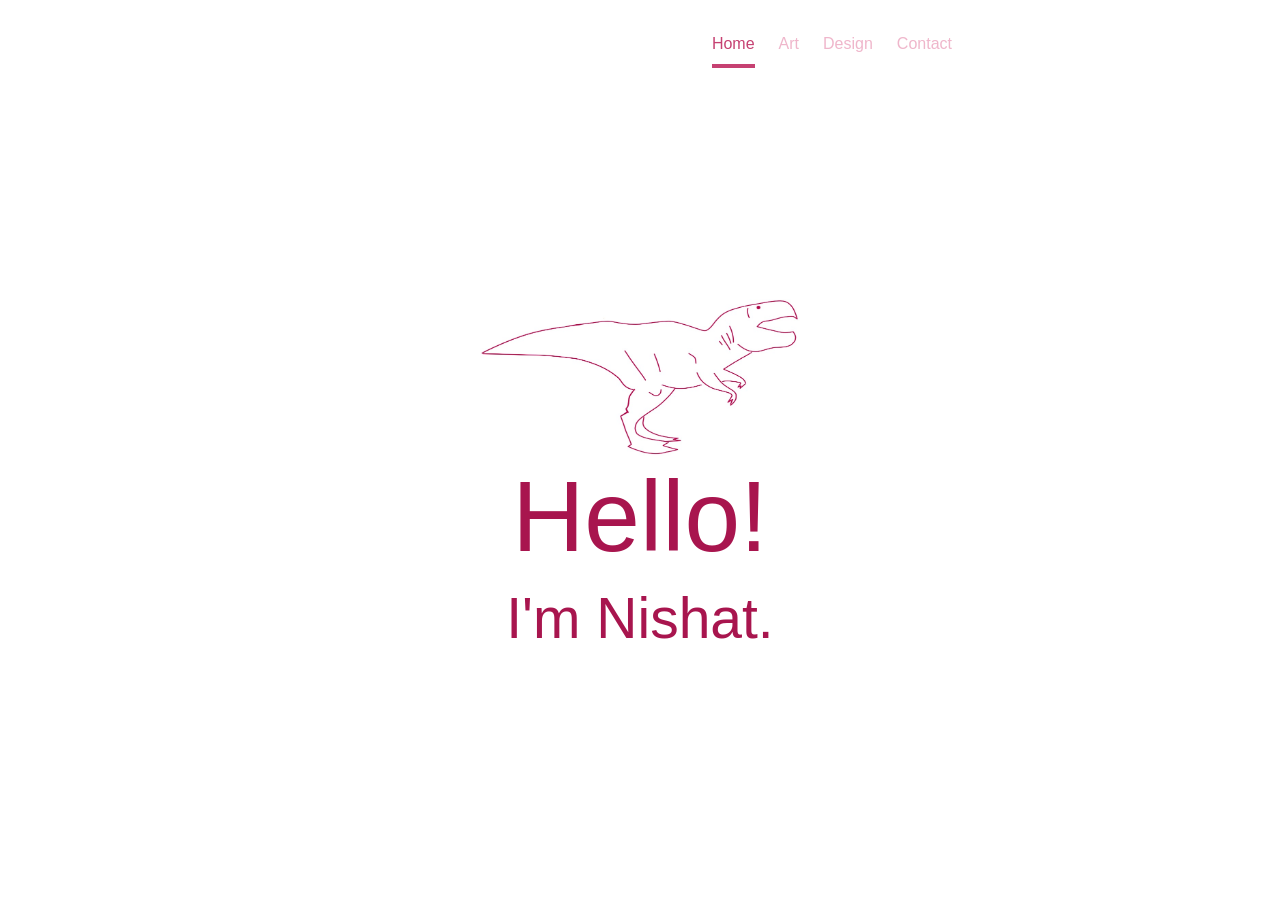
<file: index.html>
<!doctype html>
<html lang="en">
  <head>
    <meta charset="utf-8">
    <meta name="viewport" content="width=device-width, initial-scale=1, shrink-to-fit=no">
    <meta name="description" content="">
    <meta name="author" content="">
    <link rel="icon" href="favicon.ico">

    <title>Nishat Firoj</title>

    <!-- Bootstrap core CSS -->
    <link href="bootstrap.min.css" rel="stylesheet">

    <!-- Custom styles for this template -->
    <link href="cover.css" rel="stylesheet">
  </head>

  <body class="text-center">

    <div class="cover-container d-flex w-100 h-100 p-3 mx-auto flex-column">
      <header class="masthead mb-auto">
        <div class="inner">
          <nav class="nav nav-masthead justify-content-center">
            <a class="nav-link active" href="index.html">Home</a>
            <a class="nav-link" href="art.html">Art</a>
            <a class="nav-link" href="design.html">Design</a>
            <a class="nav-link" href="contact.html">Contact</a>
          </nav>
        </div>
      </header>

      <div>
        <div class = "bottom-left">
          <img src="dino.jpg" alt="dino boi" style="width:50%;">
        </div>

        <main role="main" class="inner cover">
          <h1>Hello!</h1>
          <h2>I'm Nishat.</h2>
        </main>
      </div>

      <footer class="mastfoot mt-auto">
        <div class="inner">
          
        </div>
      </footer>
    </div>


    <!-- Bootstrap core JavaScript
    ================================================== -->
    <!-- Placed at the end of the document so the pages load faster -->
    <script src="https://code.jquery.com/jquery-3.3.1.slim.min.js" integrity="sha384-q8i/X+965DzO0rT7abK41JStQIAqVgRVzpbzo5smXKp4YfRvH+8abtTE1Pi6jizo" crossorigin="anonymous"></script>
    <script>window.jQuery || document.write('<script src="jquery-slim.min.js"><\/script>')</script>
    <script src="popper.min.js"></script>
    <script src="bootstrap.min.js"></script>
  </body>
</html>
</file>
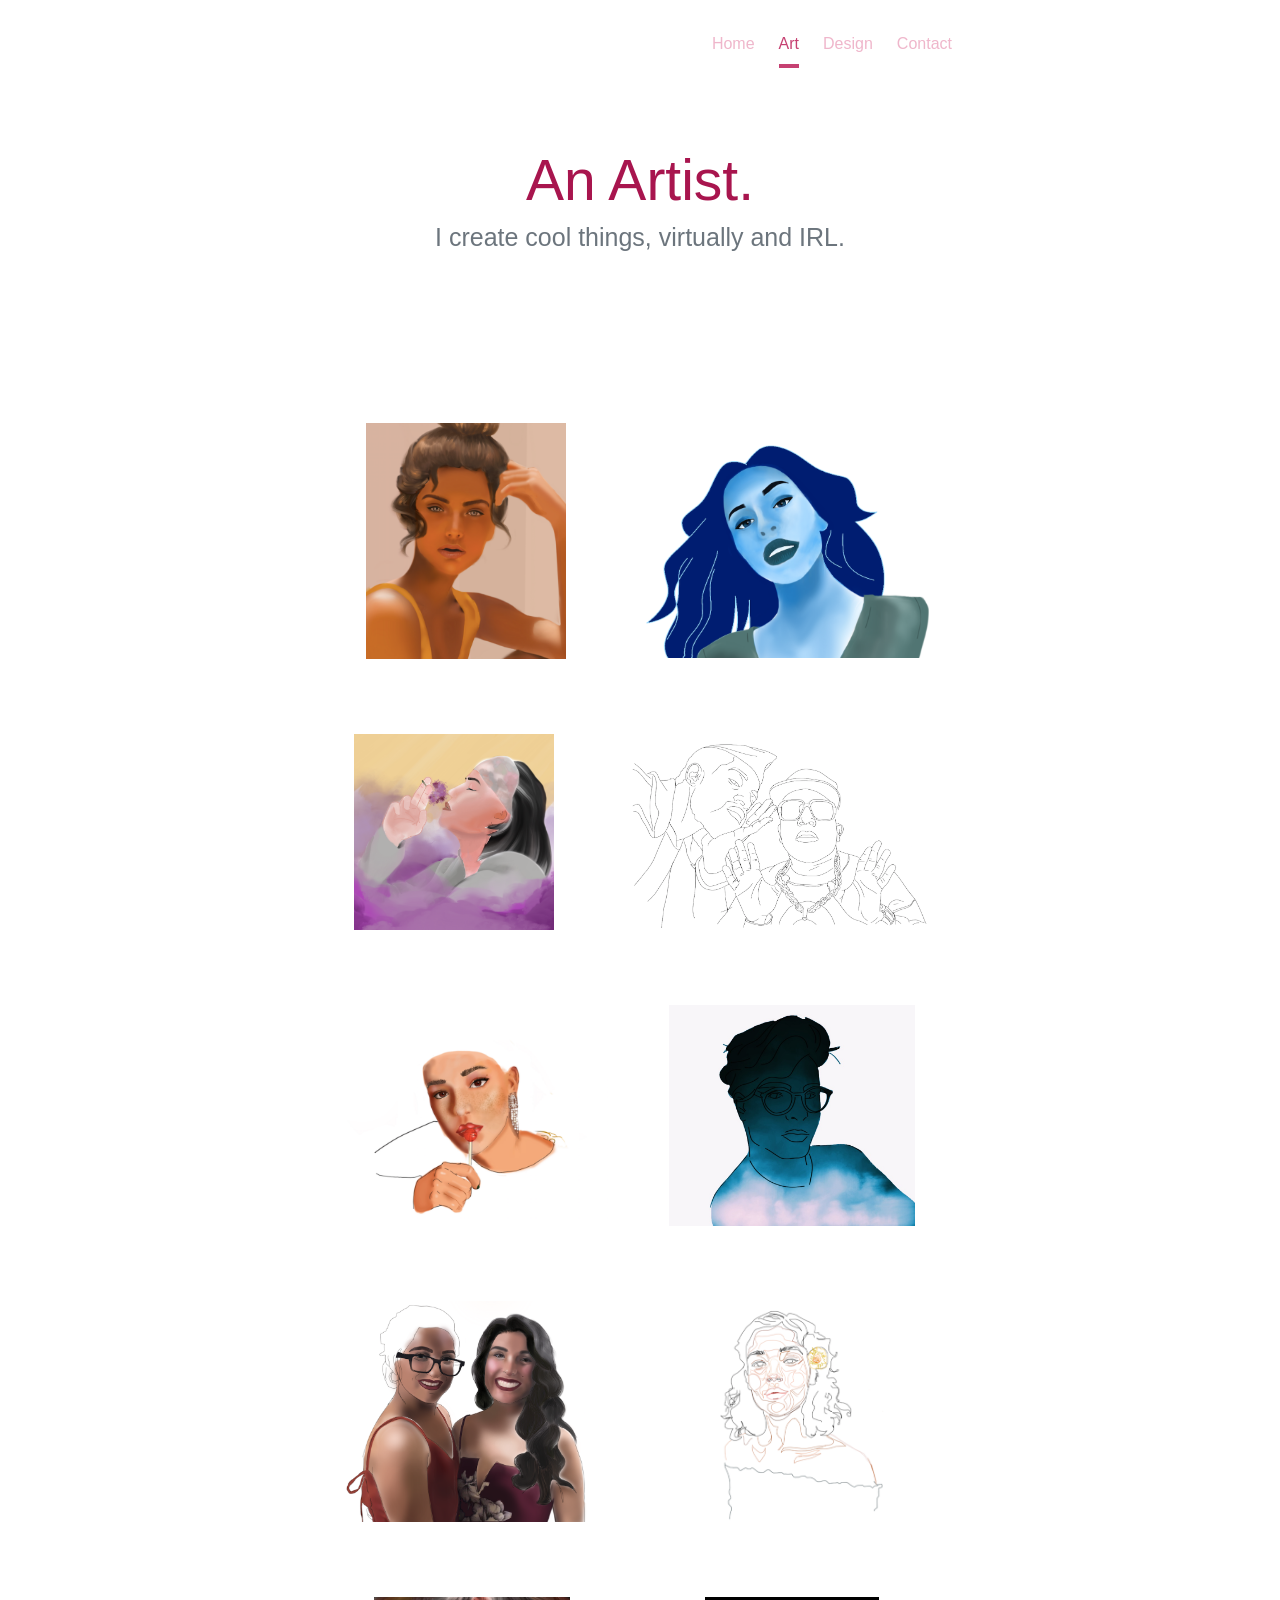
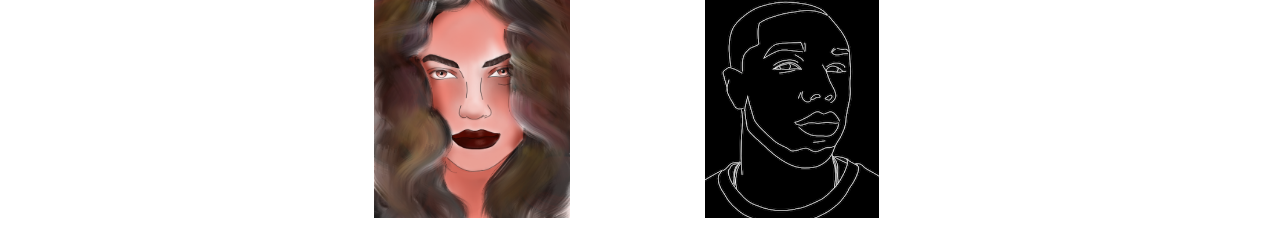
<file: art.html>
<!doctype html>
<html lang="en">
  <head>
    <meta charset="utf-8">
    <meta name="viewport" content="width=device-width, initial-scale=1, shrink-to-fit=no">
    <meta name="description" content="">
    <meta name="author" content="">
    <link rel="icon" href="favicon.ico">

    <title>Nishat Firoj</title>

    <!-- Bootstrap core CSS -->
    <link href="bootstrap.min.css" rel="stylesheet">

    <!-- Custom styles for this template -->
    <link href="art.css" rel="stylesheet">
  </head>

  <body class="text-center">

    <div class="cover-container d-flex w-100 h-100 p-3 mx-auto flex-column">
      <header class="masthead mb-auto">
        <div class="inner">
          <nav class="nav nav-masthead justify-content-center">
            <a class="nav-link" href="index.html">Home</a>
            <a class="nav-link active" href="art.html">Art</a>
            <a class="nav-link" href="design.html">Design</a>
            <a class="nav-link" href="contact.html">Contact</a>
          </nav>
        </div>
      </header>

      <div class="container">
        <h1>An Artist.</h1>
        <h2 class = "text-muted">I create cool things, virtually and IRL.</h2>
        <!-- <h4>asdf</h4> -->
      </div>

      <!-- gallery -->
      <div class="container">
        <div class="row">
          <div class="col-sm">
            <img class="mr-3" src="model.png" alt="Art! Cool." width="200">
          </div>
          <div class="col-sm">
            <img class="mr-3" src="model2.png" alt="Art! Cool." height="235">
          </div>
        </div>
        <div class="row">
          <div class="col-sm">
            <img class="mr-3" src="ryan.png" alt="Art! Cool." width="200">
          </div>
          <div class="col-sm">
            <img class="mr-3" src="outkast.png" alt="Art! Cool." height="194">
          </div>
        </div>
        <div class="row">
          <div class="col-sm">
            <img class="mr-3" src="tashi1.png" alt="Art! Cool." height="221">
          </div>
          <div class="col-sm">
            <img class="mr-3" src="prettyboy.jpg" alt="Art! Cool." height="221">
          </div>
        </div>
        <div class="row">
          <div class="col-sm">
            <img class="mr-3" src="marishit.png" alt="Art! Cool." height="221">
          </div>
          <div class="col-sm">
            <img class="mr-3" src="tashi2.png" alt="Art! Cool." height="221">
          </div>
        </div>
        <div class="row">
          <div class="col-sm">
            <img class="mr-3" src="inanna.png" alt="Art! Cool." height="221">
          </div>
          <div class="col-sm">
            <img class="mr-3" src="mikebj.png" alt="Art! Cool." height="221">
          </div>
        </div>
      </div>


      <footer class="mastfoot mt-auto">
        <div class="inner">
          
        </div>
      </footer>
    </div>


    <!-- Bootstrap core JavaScript
    ================================================== -->
    <!-- Placed at the end of the document so the pages load faster -->
    <script src="https://code.jquery.com/jquery-3.3.1.slim.min.js" integrity="sha384-q8i/X+965DzO0rT7abK41JStQIAqVgRVzpbzo5smXKp4YfRvH+8abtTE1Pi6jizo" crossorigin="anonymous"></script>
    <script>window.jQuery || document.write('<script src="jquery-slim.min.js"><\/script>')</script>
    <script src="popper.min.js"></script>
    <script src="bootstrap.min.js"></script>
  </body>
</html>
</file>
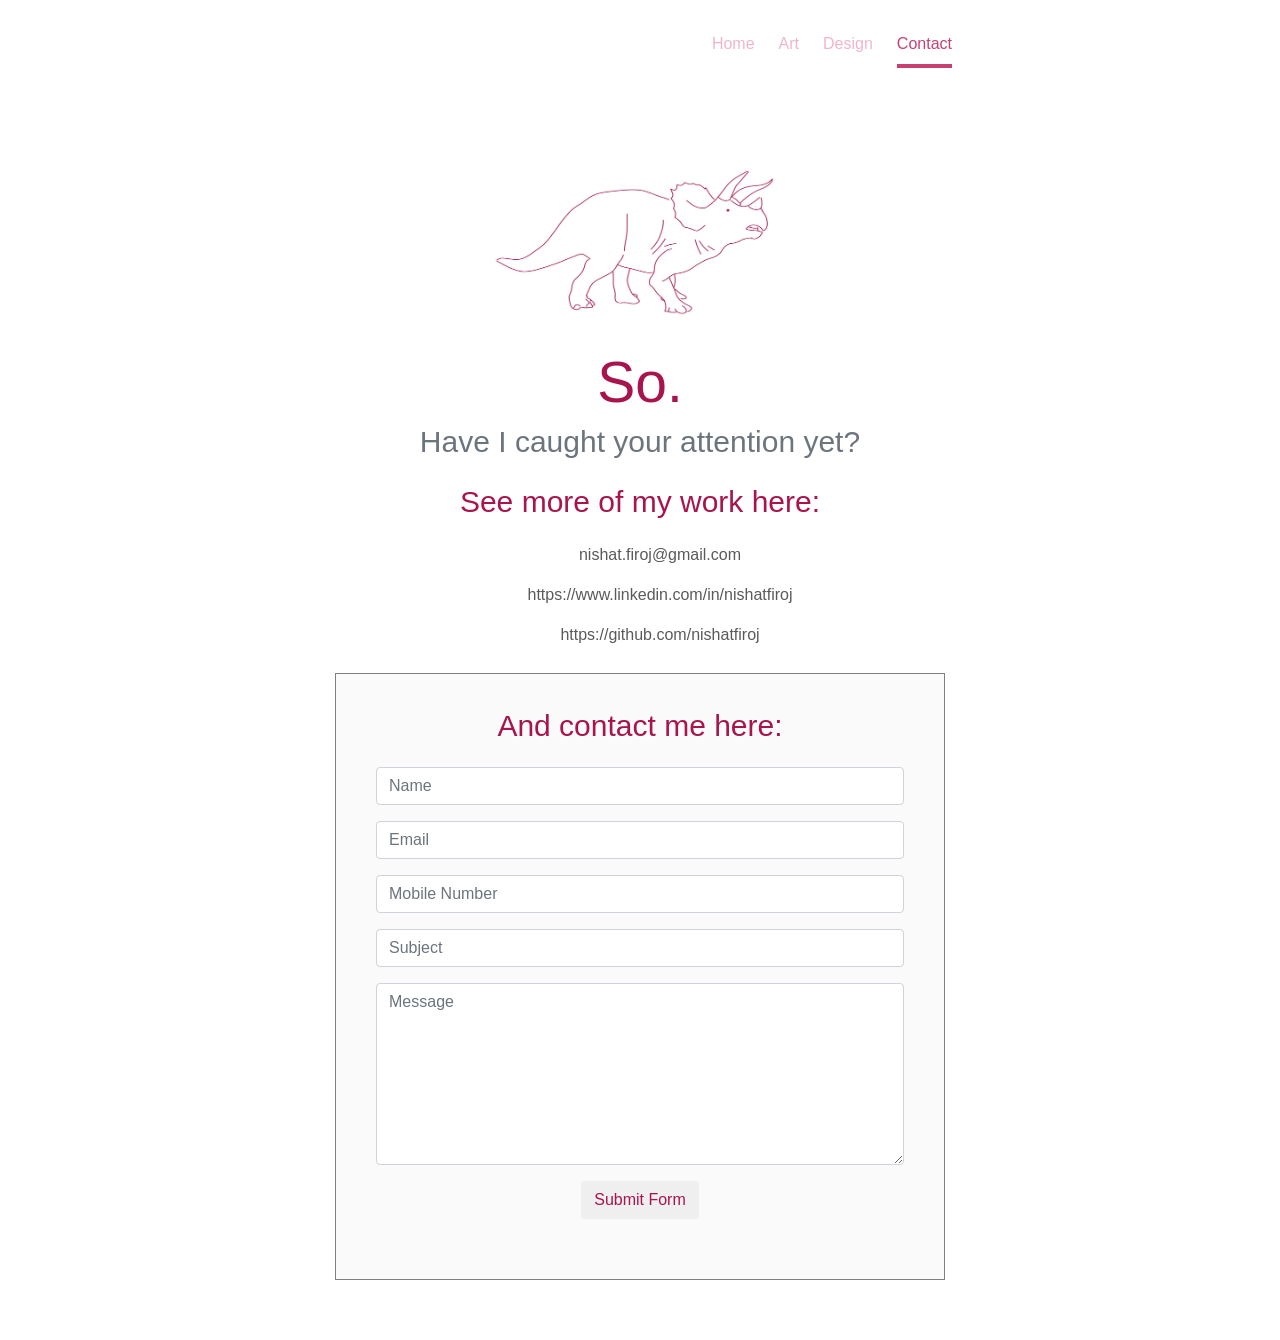
<file: contact.html>
<!doctype html>
<html lang="en">
<head>
  <meta charset="utf-8">
  <meta name="viewport" content="width=device-width, initial-scale=1, shrink-to-fit=no">
  <meta name="description" content="">
  <meta name="author" content="">
  <link rel="icon" href="favicon.ico">

  <title>Nishat Firoj</title>

  <!-- Bootstrap core CSS -->
  <link href="bootstrap.min.css" rel="stylesheet">

  <!-- Custom styles for this template -->
  <link href="contact.css" rel="stylesheet">

  <script>
    $(document).ready(function(){ 
      $('#characterLeft').text('140 characters left');
      $('#message').keydown(function () {
        var max = 140;
        var len = $(this).val().length;
        if (len >= max) {
          $('#characterLeft').text('You have reached the limit');
          $('#characterLeft').addClass('red');
          $('#btnSubmit').addClass('disabled');            
        } 
        else {
          var ch = max - len;
          $('#characterLeft').text(ch + ' characters left');
          $('#btnSubmit').removeClass('disabled');
          $('#characterLeft').removeClass('red');            
        }
      });    
    });

  </script>
</head>

<body class="text-center">

  <div class="cover-container d-flex w-100 h-100 p-3 mx-auto flex-column">
    <header class="masthead mb-auto">
      <div class="inner">
        <nav class="nav nav-masthead justify-content-center">
          <a class="nav-link" href="index.html">Home</a>
          <a class="nav-link" href="art.html">Art</a>
          <a class="nav-link" href="design.html">Design</a>
          <a class="nav-link active" href="contact.html">Contact</a>
        </nav>
      </div>
    </header>

    <div style="padding-top: 5rem; padding-bottom: 1rem;">
      <img src="dinoboi2.jpg" alt="dino boi" style="width:50%;">
    </div>

    <div>
      <h1>So.</h1>
      <h2 class = "text-muted" style="font-size: 30px; padding-bottom: 1rem;">Have I caught your attention yet?</h2>
      <h3 style="padding-bottom: 15px">See more of my work here:</h3>
      <ul>nishat.firoj@gmail.com</ul>
      <ul>https://www.linkedin.com/in/nishatfiroj</ul>
      <ul>https://github.com/nishatfiroj</ul>

    </div>

    <div class="container">
      <div class="form-area">  
        <form role="form">
          <br style="clear:both">
          <h3 style="padding-bottom: 15px">And contact me here:</h3>
          <div class="form-group">
            <input type="text" class="form-control" id="name" name="name" placeholder="Name" required>
          </div>
          <div class="form-group">
            <input type="text" class="form-control" id="email" name="email" placeholder="Email" required>
          </div>
          <div class="form-group">
            <input type="text" class="form-control" id="mobile" name="mobile" placeholder="Mobile Number" required>
          </div>
          <div class="form-group">
            <input type="text" class="form-control" id="subject" name="subject" placeholder="Subject" required>
          </div>
          <div class="form-group">
            <textarea class="form-control" type="textarea" id="message" placeholder="Message" maxlength="140" rows="7"></textarea>                    
          </div>
          
          <button type="button" id="submit" name="submit" class="btn btn-default pull-right">Submit Form</button>
        </form>
      </div>
    </div>

    <footer class="mastfoot mt-auto">
      <div class="inner">

      </div>
    </footer>
  </div>


    <!-- Bootstrap core JavaScript
      ================================================== -->
      <!-- Placed at the end of the document so the pages load faster -->
      <script src="https://code.jquery.com/jquery-3.3.1.slim.min.js" integrity="sha384-q8i/X+965DzO0rT7abK41JStQIAqVgRVzpbzo5smXKp4YfRvH+8abtTE1Pi6jizo" crossorigin="anonymous"></script>
      <script>window.jQuery || document.write('<script src="jquery-slim.min.js"><\/script>')</script>
      <script src="popper.min.js"></script>
      <script src="bootstrap.min.js"></script>
    </body>
    </html>
</file>
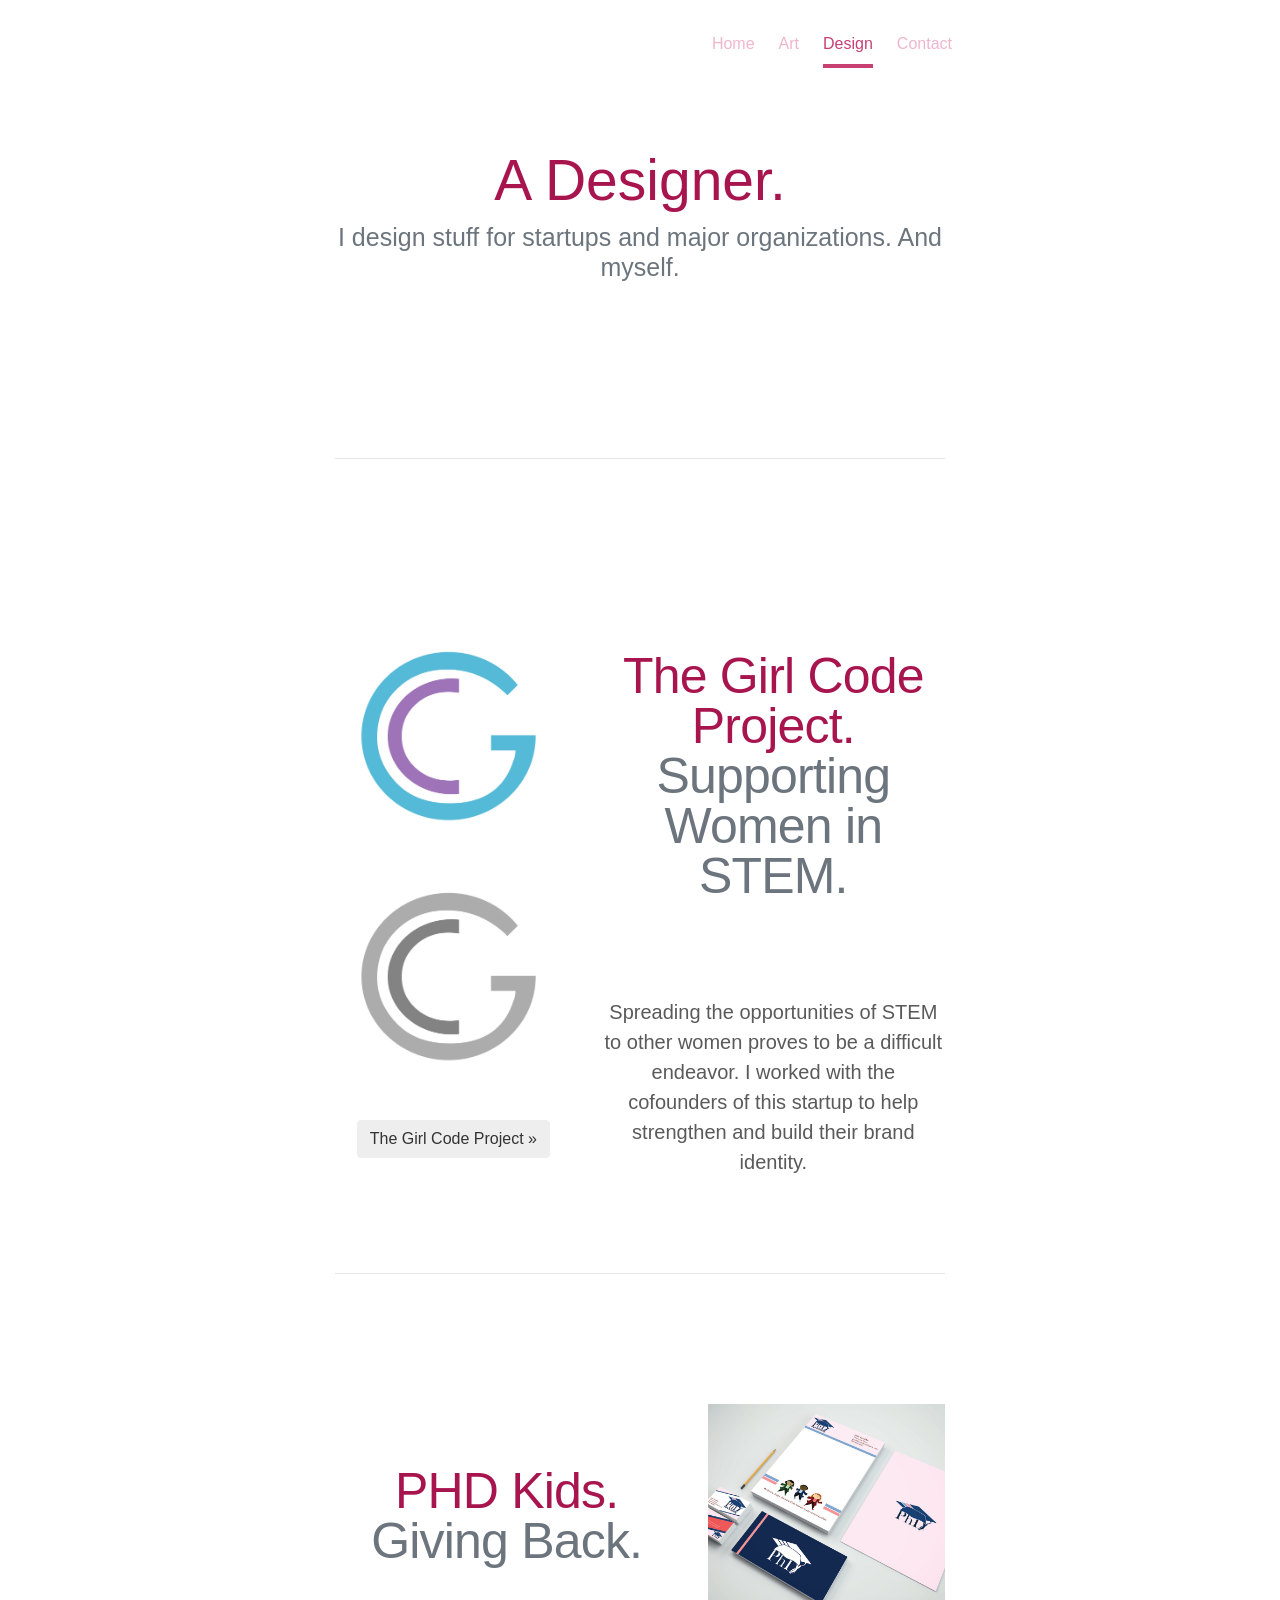
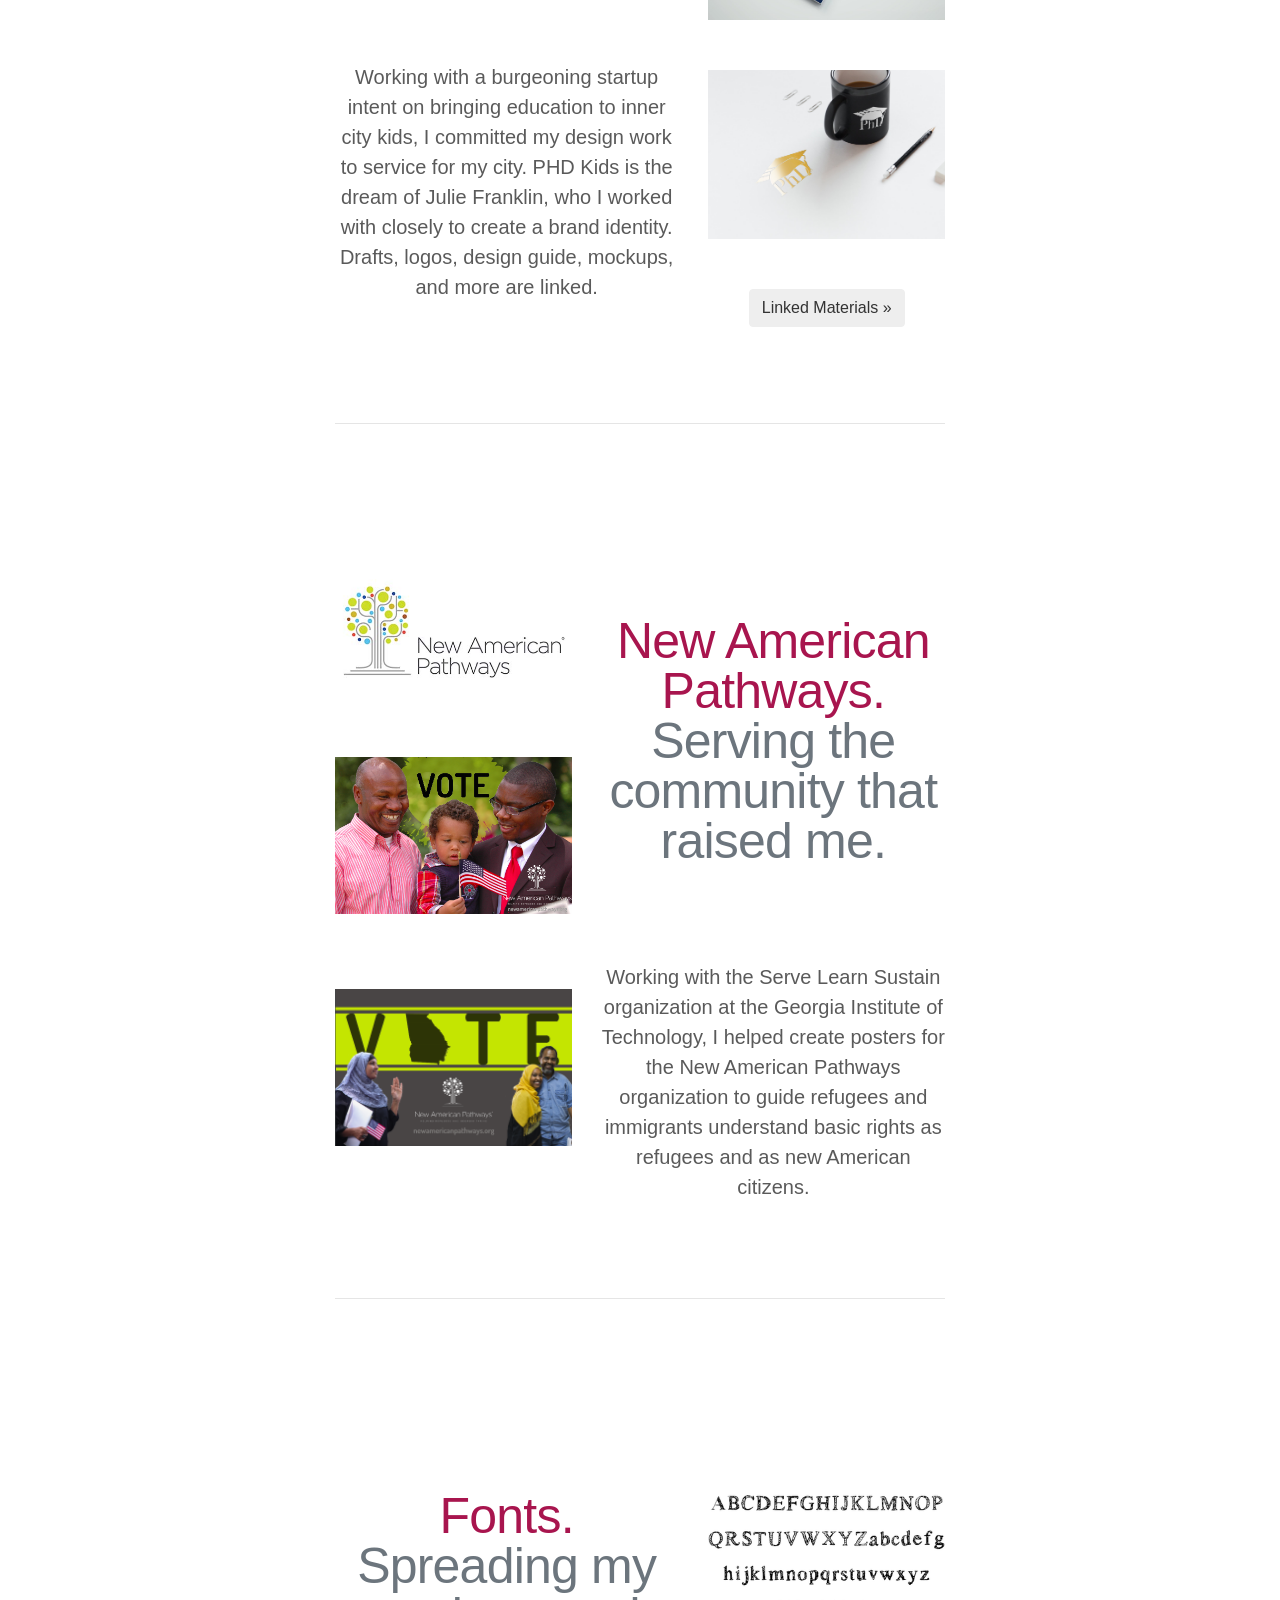
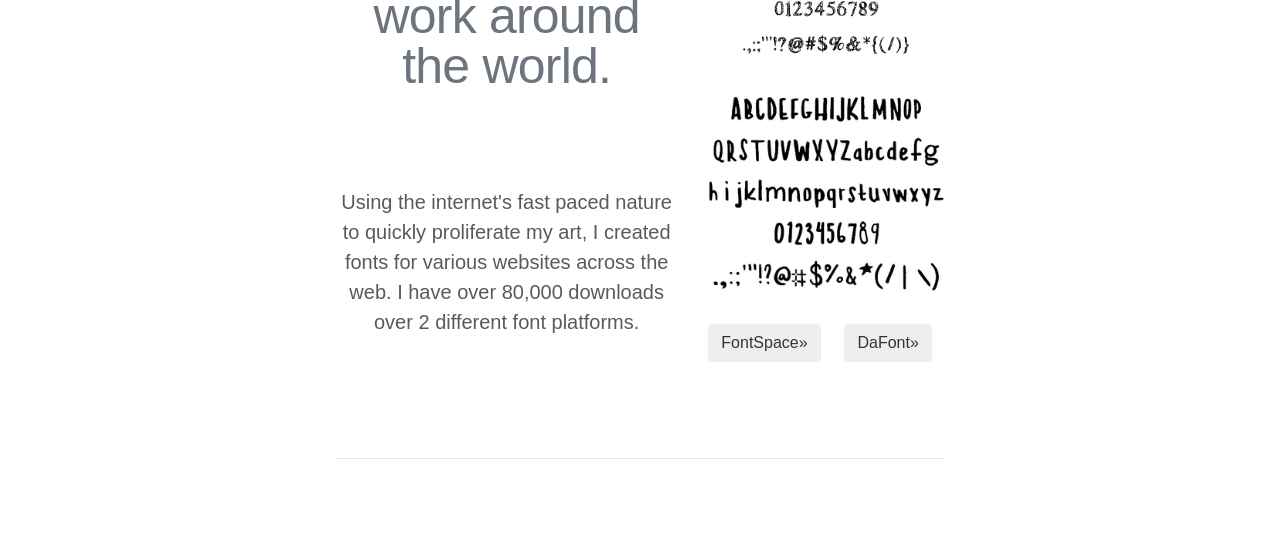
<file: design.html>
<!doctype html>
<html lang="en">
  <head>
    <meta charset="utf-8">
    <meta name="viewport" content="width=device-width, initial-scale=1, shrink-to-fit=no">
    <meta name="description" content="">
    <meta name="author" content="">
    <link rel="icon" href="favicon.ico">

    <title>Nishat Firoj</title>

    <!-- Bootstrap core CSS -->
    <link href="bootstrap.min.css" rel="stylesheet">

    <!-- Custom styles for this template -->
    <link href="design.css" rel="stylesheet">
  </head>

  <body class="text-center">

    <div class="cover-container d-flex w-100 h-100 p-3 mx-auto flex-column">
      <header class="masthead mb-auto">
        <div class="inner">
          <nav class="nav nav-masthead justify-content-center">
            <a class="nav-link" href="index.html">Home</a>
            <a class="nav-link" href="art.html">Art</a>
            <a class="nav-link active" href="design.html">Design</a>
            <a class="nav-link" href="contact.html">Contact</a>
          </nav>
        </div>
      </header>
      
      <div class="container">
        <h1>A Designer.</h1>
        <h2 class = "text-muted">I design stuff for startups and major organizations. And myself.</h2>
        <!-- <h4>asdf</h4> -->
      </div>


      <div class="container marketing">

        <!-- START THE FEATURETTES -->

        <hr class="featurette-divider">

        <div class="row featurette">
          <div class="col-md-7 order-md-2">
            <h2 class="featurette-heading">The Girl Code Project. <span class="text-muted">Supporting Women in STEM.</span></h2>
            <p class="lead">Spreading the opportunities of STEM to other women proves to be a difficult endeavor. I worked with the cofounders of this startup to help strengthen and build their brand identity.</p>
            
          </div>
          <div class="col-md-5 order-md-1">
            <img class="featurette-image img-fluid mx-auto" data-src="holder.js/500x500/auto" src = "colorgirlCode.jpg" alt="New American Pathways" style = "margin-top: 100px">
            <img class="featurette-image img-fluid mx-auto" data-src="holder.js/500x500/auto" src = "bwgirlCode.jpg" alt="New American Pathways" style = "margin-top: 50px">
            <p><a class="btn btn-secondary" href="https://thegirlcodeproject.com" role="button" target="_blank" style = "margin-top: 50px">The Girl Code Project &raquo;</a></p>
          </div>
        </div>

        <hr class="featurette-divider">

        <div class="row featurette">
          <div class="col-md-7">
            <h2 class="featurette-heading">PHD Kids. <span class="text-muted">Giving Back.</span></h2>
            <p class="lead">Working with a burgeoning startup intent on bringing education to inner city kids, I committed my design work to service for my city. PHD Kids is the dream of Julie Franklin, who I worked with closely to create a brand identity. Drafts, logos, design guide, mockups, and more are linked. </p>
          </div>
          <div class="col-md-5">
            <img class="featurette-image img-fluid mx-auto" data-src="holder.js/500x500/auto" src = "life.jpg" alt="PHD Kids" style = "margin-top: 50px">
            <img class="featurette-image img-fluid mx-auto" data-src="holder.js/500x500/auto" src = "life2.jpg" alt="PHD Kids" style = "margin-top: 50px">
            <p><a class="btn btn-secondary" href="https://drive.google.com/drive/folders/0Bw_GAYP2nadfczh3bi11a3FSbVU" role="button" target="_blank" style = "margin-top: 50px">Linked Materials &raquo;</a></p>
          </div>
        </div>

        <hr class="featurette-divider">

        <div class="row featurette">
          <div class="col-md-7 order-md-2">
            <h2 class="featurette-heading">New American Pathways. <span class="text-muted">Serving the community that raised me.</span></h2>
            <p class="lead">Working with the Serve Learn Sustain organization at the Georgia Institute of Technology, I helped create posters for the New American Pathways organization to guide refugees and immigrants understand basic rights as refugees and as new American citizens.</p>
            
          </div>
          <div class="col-md-5 order-md-1">
            <img class="featurette-image img-fluid mx-auto" data-src="holder.js/500x500/auto" src = "naplogo.jpg" alt="New American Pathways" style = "margin-top: 75px">
            <img class="featurette-image img-fluid mx-auto" data-src="holder.js/500x500/auto" src = "vote1.png" alt="New American Pathways" style = "margin-top: 75px">
            <img class="featurette-image img-fluid mx-auto" data-src="holder.js/500x500/auto" src = "vote2.png" alt="New American Pathways" style = "margin-top: 75px">
          </div>
        </div>

        <hr class="featurette-divider">

        <div class="row featurette">
          <div class="col-md-7">
            <h2 class="featurette-heading">Fonts. <span class="text-muted">Spreading my work around the world.</span></h2>
            <p class="lead">Using the internet's fast paced nature to quickly proliferate my art, I created fonts for various websites across the web. I have over 80,000 downloads over 2 different font platforms. </p>
            
          </div>
          <div class="col-md-5">
            <img class="featurette-image img-fluid mx-auto" data-src="holder.js/500x500/auto" src = "font1.png" alt="Fonts" style = "margin-top: 110px">
            <img class="featurette-image img-fluid mx-auto" data-src="holder.js/500x500/auto" src = "font2.png" alt="Fonts" style = "margin-top: 25px">
            <div class="row featurette">
              <div class="col-md-5">
                <p><a class="btn btn-secondary" href="http://www.fontspace.com/nishat-firoj" role="button" target="_blank" style = "margin-top: 25px" >FontSpace&raquo;</a></p>
              </div>
              <div class="col-md-5" style = "margin-left: 25px">
                <p><a class="btn btn-secondary" href="https://www.dafont.com/nishat-firoj.d4115" role="button" target="_blank" style = "margin-top: 25px">DaFont&raquo;</a></p>
              </div>
            </div>
          </div>
        </div>

        <hr class="featurette-divider">

        <!-- /END THE FEATURETTES -->

      </div><!-- /.container -->
  

      <footer class="mastfoot mt-auto">
        <div class="inner">
          
        </div>
      </footer>
    </div>


    <!-- Bootstrap core JavaScript
    ================================================== -->
    <!-- Placed at the end of the document so the pages load faster -->
    <script src="https://code.jquery.com/jquery-3.3.1.slim.min.js" integrity="sha384-q8i/X+965DzO0rT7abK41JStQIAqVgRVzpbzo5smXKp4YfRvH+8abtTE1Pi6jizo" crossorigin="anonymous"></script>
    <script>window.jQuery || document.write('<script src="jquery-slim.min.js"><\/script>')</script>
    <script src="popper.min.js"></script>
    <script src="bootstrap.min.js"></script>
  </body>
</html>
</file>
<file: cover.css>
/*
 * Globals
 */

/* Links */
a,
a:focus,
a:hover {
  color: #eee;
}

/* Headers */

h1 {
  color: #a8154e;
  font-size: 100px;
}

h2 {
  color: #a8154e;
  font-weight: 300;
  font-size: 57px; 
}

h3 {
  color: #a8154e;
  font-weight: 300;
  font-size: 30px; 
}



/*
 * Base structure
 */

html,
body {
  height: 100%;
  background-color: #ffffff;
}

body {
  display: -ms-flexbox;
  display: flex;
  color: #fff;
  text-shadow: 0 .05rem .1rem rgba(255, 255, 255, .5);
  /*box-shadow: inset 0 0 5rem rgba(79, 8, 35, .5);*/
}

.cover-container {
  max-width: 42em;
}

.bottom-left {
    position: center;
    bottom: 16px;
    left: 16px;
}

/*
 * Header
 */
.masthead {
  margin-bottom: 2rem;
}

.masthead-brand {
  padding: .5rem 0;
  margin: .5rem;
  font-weight: 400;
  margin-bottom: 0;
}

.nav-masthead .nav-link {
  padding: .5rem 0;
  margin: .5rem;
  font-weight: 400;
  color: rgba(224, 109, 152, .5);
  background-color: transparent;
  border-bottom: .25rem solid transparent;
}

.nav-masthead .nav-link:hover,
.nav-masthead .nav-link:focus {
  border-bottom-color: rgba(255, 255, 255, .25);
}

.nav-masthead .nav-link + .nav-link {
  margin-left: 1rem;
}

.nav-masthead .active {
  color: #c64172;
  border-bottom-color: #c64172;
}

@media (min-width: 48em) {
  .masthead-brand {
    float: left;
  }
  .nav-masthead {
    float: right;
  }
}


/*
 * Cover
 */
.cover {
  padding: 0 1.5rem;
}
.cover .btn-lg {
  padding: .75rem 1.25rem;
  font-weight: 700;
}


/*
 * Footer
 */
.mastfoot {
  color: rgba(255, 255, 255, .5);
}
</file>
<file: art.css>
/*
 * Globals
 */

/* Links */
a,
a:focus,
a:hover {
  color: #eee;
}

/* Headers and para */

h1 {
  margin-top: 70px;
  color: #a8154e;
  font-size: 57px;
}

h2 {
  color: #a8154e;
  font-weight: 300;
  font-size: 25px; 
  margin-bottom: 6rem;
}

h3 {
  color: #a8154e;
  font-weight: 300;
  font-size: 30px; 
}

h4{
  font-weight: 300;
  font-size: 15px;
}

/* Custom default button */
.btn-secondary,
.btn-secondary:hover,
.btn-secondary:focus {
  color: #333;
  text-shadow: none; /* Prevent inheritance from `body` */
  background-color: #eee;
  border: .05rem solid #eee;
}


/*
 * Base structure
 */

html,
body {
  height: 100%;
  background-color: #ffffff;
}

body {
  display: -ms-flexbox;
  display: flex;
  color: #fff;
  text-shadow: 0 .05rem .1rem rgba(255, 255, 255, .5);

}

body {
  /*padding-top: 3rem;*/
  padding-bottom: 3rem;
  color: #5a5a5a;
}

.row {
  margin-top: 75px;
  margin-bottom: 25px;
}

.cover-container {
  max-width: 42em;
}

.bottom-left {
    position: center;
    bottom: 16px;
    left: 16px;
}

/*
 * Header
 */
.masthead {
  margin-bottom: 2rem;
}

.masthead-brand {
  padding: .5rem 0;
  margin: .5rem;
  font-weight: 400;
  margin-bottom: 0;
}

.nav-masthead .nav-link {
  padding: .5rem 0;
  margin: .5rem;
  font-weight: 400;
  color: rgba(224, 109, 152, .5);
  background-color: transparent;
  border-bottom: .25rem solid transparent;
}

.nav-masthead .nav-link:hover,
.nav-masthead .nav-link:focus {
  border-bottom-color: rgba(255, 255, 255, .25);
}

.nav-masthead .nav-link + .nav-link {
  margin-left: 1rem;
}

.nav-masthead .active {
  color: #c64172;
  border-bottom-color: #c64172;
}

@media (min-width: 48em) {
  .masthead-brand {
    float: left;
  }
  .nav-masthead {
    float: right;
  }
}

@media (min-width: 40em) {
  /* Bump up size of carousel content */
  .carousel-caption p {
    margin-bottom: 1.25rem;
    font-size: 1.25rem;
    line-height: 1.4;
  }

  .featurette-heading {
    font-size: 50px;
  }
}

@media (min-width: 62em) {
  .featurette-heading {
    margin-top: 7rem;
  }
}

/* CUSTOMIZE THE CAROUSEL
-------------------------------------------------- */

/* Carousel base class */
.carousel {
  margin-bottom: 4rem;
}
/* Since positioning the image, we need to help out the caption */
.carousel-caption {
  bottom: 3rem;
  z-index: 10;
}

/* Declare heights because of positioning of img element */
.carousel-item {
  height: 32rem;
  background-color: #777;
}
.carousel-item > img {
  position: absolute;
  top: 0;
  left: 0;
  min-width: 100%;
  height: 32rem;
}

/* MARKETING CONTENT
-------------------------------------------------- */

/* Center align the text within the three columns below the carousel */
.marketing .col-lg-4 {
  margin-bottom: 1.5rem;
  text-align: center;
}
.marketing h2 {
  font-weight: 400;
}
.marketing .col-lg-4 p {
  margin-right: .75rem;
  margin-left: .75rem;
}

/* Featurettes
------------------------- */

.featurette-divider {
  margin: 5rem 0; /* Space out the Bootstrap <hr> more */
}

/* Thin out the marketing headings */
.featurette-heading {
  font-weight: 300;
  line-height: 1;
  letter-spacing: -.05rem;
}

/*
 * Footer
 */
.mastfoot {
  color: rgba(255, 255, 255, .5);
}
</file>
<file: contact.css>
/*
 * Globals
 */

/* Links */
a,
a:focus,
a:hover {
  color: #eee;
}

/* Headers and para */

h1 {
  color: #a8154e;
  font-size: 57px;
}

h2 {
  color: #a8154e;
  font-weight: 300;
  font-size: 40px; 
  /*margin-bottom: 6rem;*/
}

h3 {
  color: #a8154e;
  font-weight: 300;
  font-size: 30px; 
}

h4{
  font-weight: 300;
  font-size: 20px;
}

/* Custom default button */
.btn-secondary,
.btn-secondary:hover,
.btn-secondary:focus {
  color: #333;
  text-shadow: none; /* Prevent inheritance from `body` */
  background-color: #eee;
  border: .05rem solid #eee;
}


/*
 * Base structure
 */

html,
body {
  height: 100%;
  background-color: #ffffff;
}

body {
  display: -ms-flexbox;
  display: flex;
  color: #fff;
  text-shadow: 0 .05rem .1rem rgba(255, 255, 255, .5);

}

body {
  /*padding-top: 3rem;*/
  padding-bottom: 3rem;
  color: #5a5a5a;
}

ul {
  list-style: none;
}

.red{
    color:red;
}
.form-area {
  background-color: #FAFAFA;
  padding: 10px 40px 60px;
  margin: 10px 0px 60px;
  border: 1px solid GREY;
}

.btn-default {
  color: #a8154e;
}

.row {
  margin-top: 75px;
  margin-bottom: 25px;
}

.cover-container {
  max-width: 42em;
}

.bottom-left {
    position: center;
    bottom: 16px;
    left: 16px;
}

/*
 * Header
 */
.masthead {
  margin-bottom: 2rem;
}

.masthead-brand {
  padding: .5rem 0;
  margin: .5rem;
  font-weight: 400;
  margin-bottom: 0;
}

.nav-masthead .nav-link {
  padding: .5rem 0;
  margin: .5rem;
  font-weight: 400;
  color: rgba(224, 109, 152, .5);
  background-color: transparent;
  border-bottom: .25rem solid transparent;
}

.nav-masthead .nav-link:hover,
.nav-masthead .nav-link:focus {
  border-bottom-color: rgba(255, 255, 255, .25);
}

.nav-masthead .nav-link + .nav-link {
  margin-left: 1rem;
}

.nav-masthead .active {
  color: #c64172;
  border-bottom-color: #c64172;
}

@media (min-width: 48em) {
  .masthead-brand {
    float: left;
  }
  .nav-masthead {
    float: right;
  }
}

@media (min-width: 40em) {
  /* Bump up size of carousel content */
  .carousel-caption p {
    margin-bottom: 1.25rem;
    font-size: 1.25rem;
    line-height: 1.4;
  }

  .featurette-heading {
    font-size: 50px;
  }
}

@media (min-width: 62em) {
  .featurette-heading {
    margin-top: 7rem;
  }
}

/* CUSTOMIZE THE CAROUSEL
-------------------------------------------------- */

/* Carousel base class */
.carousel {
  margin-bottom: 4rem;
}
/* Since positioning the image, we need to help out the caption */
.carousel-caption {
  bottom: 3rem;
  z-index: 10;
}

/* Declare heights because of positioning of img element */
.carousel-item {
  height: 32rem;
  background-color: #777;
}
.carousel-item > img {
  position: absolute;
  top: 0;
  left: 0;
  min-width: 100%;
  height: 32rem;
}

/* MARKETING CONTENT
-------------------------------------------------- */

/* Center align the text within the three columns below the carousel */
.marketing .col-lg-4 {
  margin-bottom: 1.5rem;
  text-align: center;
}
.marketing h2 {
  font-weight: 400;
}
.marketing .col-lg-4 p {
  margin-right: .75rem;
  margin-left: .75rem;
}

/* Featurettes
------------------------- */

.featurette-divider {
  margin: 5rem 0; /* Space out the Bootstrap <hr> more */
}

/* Thin out the marketing headings */
.featurette-heading {
  font-weight: 300;
  line-height: 1;
  letter-spacing: -.05rem;
}

/*
 * Footer
 */
.mastfoot {
  color: rgba(255, 255, 255, .5);
}
</file>
<file: design.css>
/*
 * Globals
 */

/* Links */
a,
a:focus,
a:hover {
  color: #eee;
}

/* Headers */

h1 {
  margin-top: 70px;
  color: #a8154e;
  font-size: 57px;
}

h2 {
  color: #a8154e;
  font-weight: 300;
  font-size: 25px; 
  margin-bottom: 6rem;
}

h3 {
  color: #a8154e;
  font-weight: 300;
  font-size: 30px; 
}

/* Custom default button */
.btn-secondary,
.btn-secondary:hover,
.btn-secondary:focus {
  color: #333;
  text-shadow: none; /* Prevent inheritance from `body` */
  background-color: #eee;
  border: .05rem solid #eee;
}


/*
 * Base structure
 */

html,
body {
  height: 100%;
  background-color: #ffffff;
}

body {
  display: -ms-flexbox;
  display: flex;
  color: #fff;
  text-shadow: 0 .05rem .1rem rgba(255, 255, 255, .5);

}

body {
  /*padding-top: 3rem;*/
  padding-bottom: 3rem;
  color: #5a5a5a;
}

.cover-container {
  max-width: 42em;
}

.bottom-left {
    position: center;
    bottom: 16px;
    left: 16px;
}

/*
 * Header
 */
.masthead {
  margin-bottom: 2rem;
}

.masthead-brand {
  padding: .5rem 0;
  margin: .5rem;
  font-weight: 400;
  margin-bottom: 0;
}

.nav-masthead .nav-link {
  padding: .5rem 0;
  margin: .5rem;
  font-weight: 400;
  color: rgba(224, 109, 152, .5);
  background-color: transparent;
  border-bottom: .25rem solid transparent;
}

.nav-masthead .nav-link:hover,
.nav-masthead .nav-link:focus {
  border-bottom-color: rgba(255, 255, 255, .25);
}

.nav-masthead .nav-link + .nav-link {
  margin-left: 1rem;
}

.nav-masthead .active {
  color: #c64172;
  border-bottom-color: #c64172;
}

@media (min-width: 48em) {
  .masthead-brand {
    float: left;
  }
  .nav-masthead {
    float: right;
  }
}

@media (min-width: 40em) {
  /* Bump up size of carousel content */
  .carousel-caption p {
    margin-bottom: 1.25rem;
    font-size: 1.25rem;
    line-height: 1.4;
  }

  .featurette-heading {
    font-size: 50px;
  }
}

@media (min-width: 62em) {
  .featurette-heading {
    margin-top: 7rem;
  }
}

/* CUSTOMIZE THE CAROUSEL
-------------------------------------------------- */

/* Carousel base class */
.carousel {
  margin-bottom: 4rem;
}
/* Since positioning the image, we need to help out the caption */
.carousel-caption {
  bottom: 3rem;
  z-index: 10;
}

/* Declare heights because of positioning of img element */
.carousel-item {
  height: 32rem;
  background-color: #777;
}
.carousel-item > img {
  position: absolute;
  top: 0;
  left: 0;
  min-width: 100%;
  height: 32rem;
}

/* MARKETING CONTENT
-------------------------------------------------- */

/* Center align the text within the three columns below the carousel */
.marketing .col-lg-4 {
  margin-bottom: 1.5rem;
  text-align: center;
}
.marketing h2 {
  font-weight: 400;
}
.marketing .col-lg-4 p {
  margin-right: .75rem;
  margin-left: .75rem;
}

/* Featurettes
------------------------- */

.featurette-divider {
  margin: 5rem 0; /* Space out the Bootstrap <hr> more */
}

/* Thin out the marketing headings */
.featurette-heading {
  font-weight: 300;
  line-height: 1;
  letter-spacing: -.05rem;
}

/*
 * Footer
 */
.mastfoot {
  color: rgba(255, 255, 255, .5);
}
</file>
